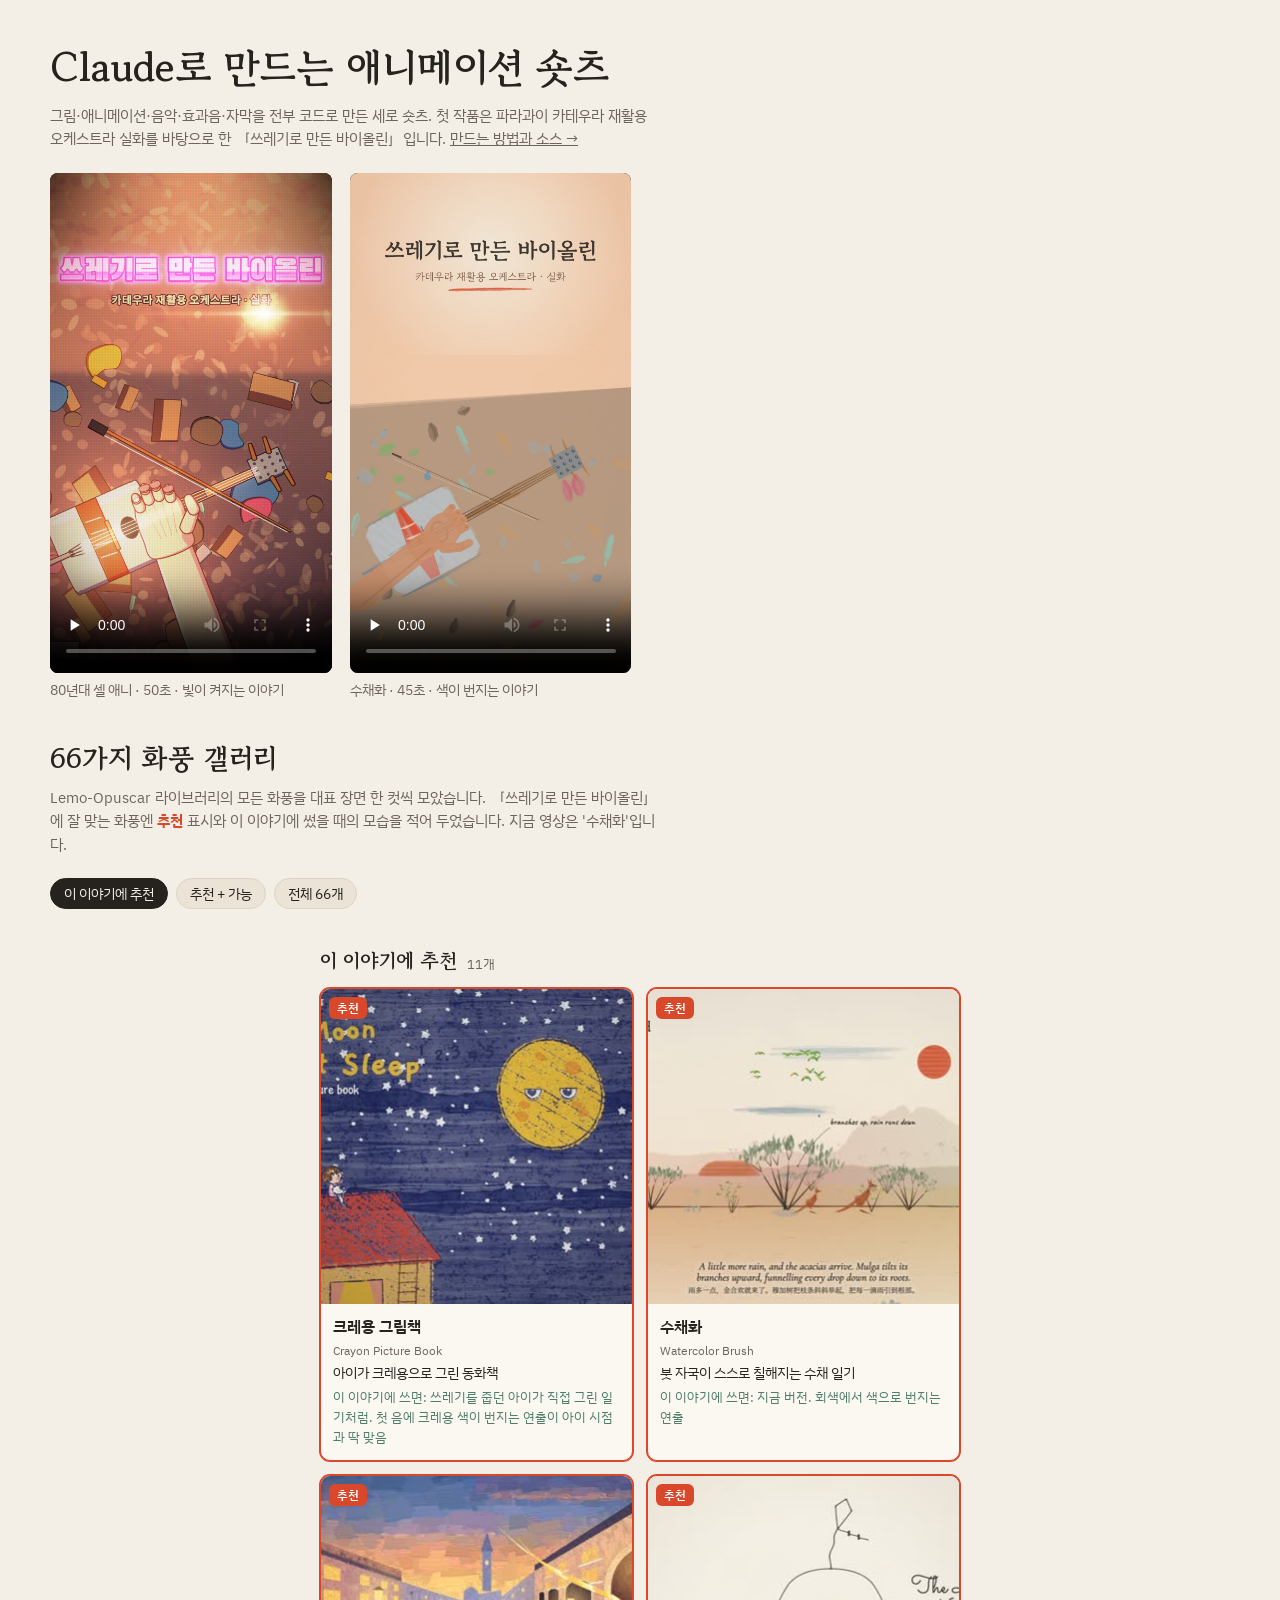
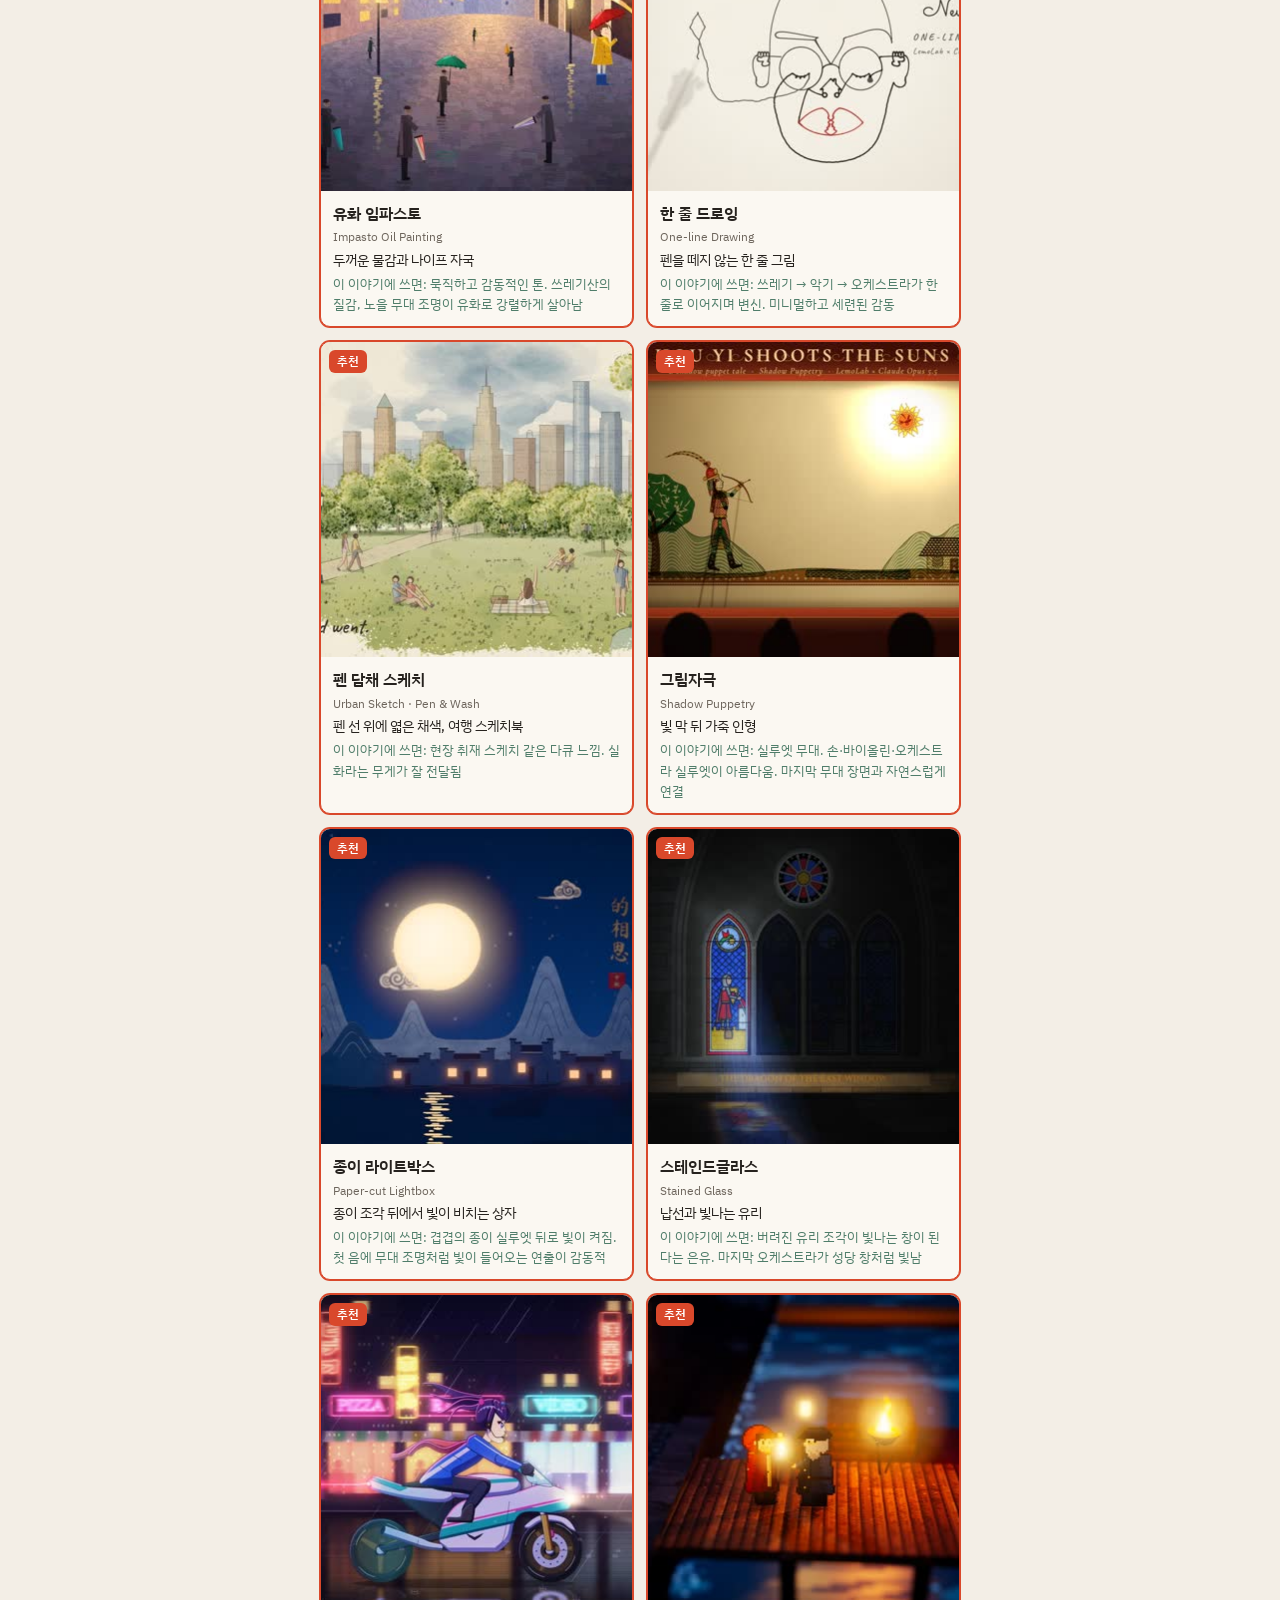
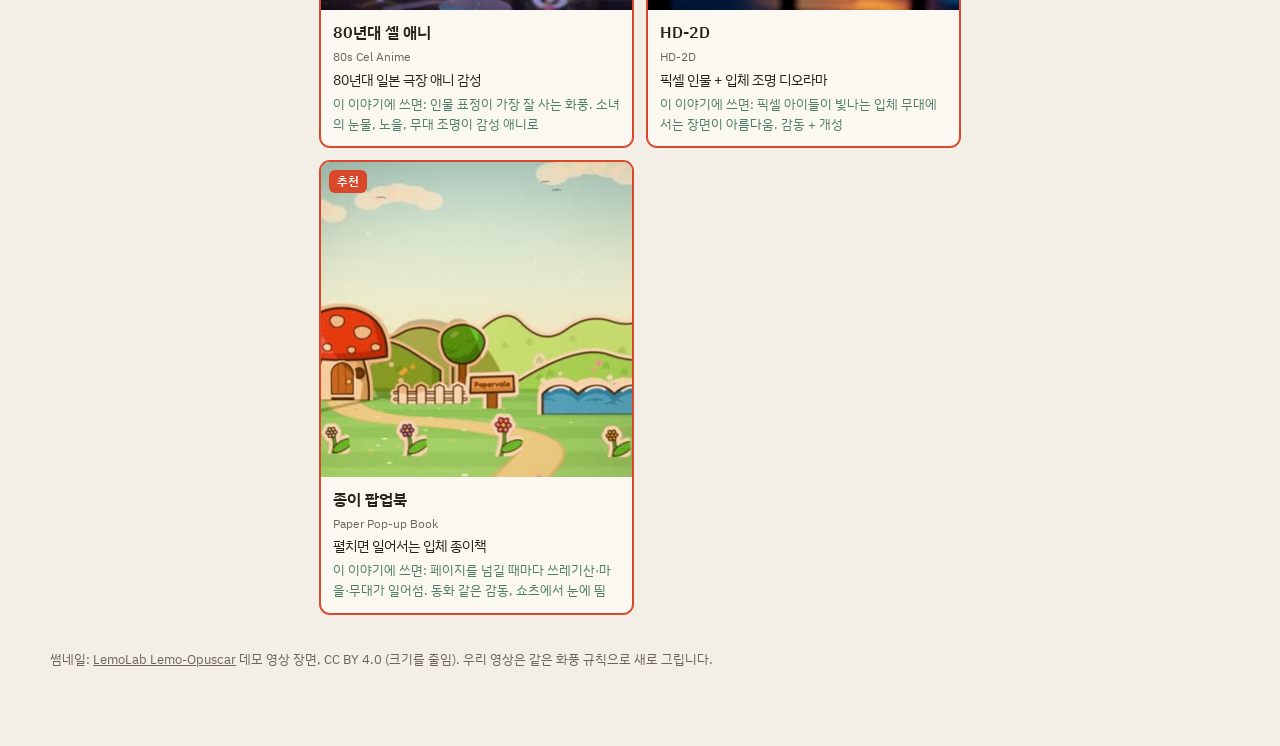
<file: docs/index.html>
<!doctype html>
<html lang="ko"><head><meta charset="utf-8"><meta name="viewport" content="width=device-width,initial-scale=1"><title>Claude로 만드는 애니메이션 숏츠</title>
<link rel="stylesheet" href="https://fonts.googleapis.com/css2?family=Gowun+Batang:wght@400;700&family=IBM+Plex+Sans+KR:wght@400;600&display=swap">
<style>
/* Layout: a contact sheet of the 66 styles — filter chips on top, cards in a wrapping grid, recommended ones marked with a vermilion stamp */
:root{--bg:#f3eee6;--card:#fbf8f2;--ink:#26221e;--muted:#6d655c;--line:#ddd3c4;--pick:#d9482b;--ok:#4f7d6a;--chip:#ebe3d6;
  --serif:"Gowun Batang","Noto Serif KR",serif;--sans:"IBM Plex Sans KR",system-ui,sans-serif}
@media (prefers-color-scheme:dark){:root:not([data-theme="light"]){--bg:#1c1a18;--card:#262320;--ink:#eee7dc;--muted:#a99f93;--line:#3a352f;--pick:#ef6a4c;--ok:#7fb39c;--chip:#2f2b27;color-scheme:dark}}
:root[data-theme="dark"]{--bg:#1c1a18;--card:#262320;--ink:#eee7dc;--muted:#a99f93;--line:#3a352f;--pick:#ef6a4c;--ok:#7fb39c;--chip:#2f2b27;color-scheme:dark}
*{box-sizing:border-box}
body{background:var(--bg);color:var(--ink);font-family:var(--sans);font-size:15px;line-height:1.55;
  padding-left:max(16px,env(safe-area-inset-left,0px));padding-right:max(16px,env(safe-area-inset-right,0px));padding-block:28px 56px}
.wrap{max-width:1180px;margin:0 auto;display:grid;gap:22px}
h1{font-family:var(--serif);font-weight:700;font-size:clamp(28px,4.4vw,40px);margin:0;text-wrap:balance}
.lede{color:var(--muted);margin:6px 0 0;max-width:68ch}
.chips{display:flex;flex-wrap:wrap;gap:8px}
.chip{font-family:var(--sans);font-size:14px;border:1px solid var(--line);background:var(--chip);color:var(--ink);border-radius:999px;padding:5px 13px;cursor:pointer}
.chip[aria-pressed="true"]{background:var(--ink);color:var(--bg);border-color:var(--ink)}
.chip:focus-visible{outline:2px solid var(--pick);outline-offset:2px}
h2{font-family:var(--serif);font-size:20px;margin:14px 0 0;display:flex;gap:10px;align-items:baseline}
h2 small{font-family:var(--sans);font-size:13px;color:var(--muted);font-weight:400}
.grid{display:grid;grid-template-columns:repeat(auto-fill,minmax(250px,1fr));gap:14px}
.card{background:var(--card);border:1px solid var(--line);border-radius:10px;overflow:hidden;display:flex;flex-direction:column;min-width:0;position:relative}
.card img{width:100%;aspect-ratio:16/9;object-fit:cover;display:block;background:var(--chip)}
.body{padding:10px 12px 12px;display:grid;gap:3px}
.name{font-weight:600;font-size:16px}
.en{font-size:12px;color:var(--muted)}
.desc{font-size:13.5px}
.fit{font-size:13px;color:var(--ok)}
.card.rec{border-color:var(--pick);box-shadow:0 0 0 1px var(--pick)}
.stamp{position:absolute;top:8px;left:8px;background:var(--pick);color:#fff;font-size:12px;font-weight:600;border-radius:6px;padding:2px 8px}
.card.dim img{filter:grayscale(.5) opacity(.8)}
.note{font-size:13px;color:var(--muted)}
.films{display:grid;grid-template-columns:repeat(auto-fill,minmax(240px,1fr));gap:18px}
.films figure{margin:0;display:grid;gap:6px}.films video{width:100%;aspect-ratio:9/16;border-radius:8px;background:#000}
.films figcaption{font-size:14px;color:var(--muted)}a{color:inherit}
</style></head><body>
<div class="wrap">
  <header>
    <h1>Claude로 만드는 애니메이션 숏츠</h1>
    <p class="lede">그림·애니메이션·음악·효과음·자막을 전부 코드로 만든 세로 숏츠. 첫 작품은 파라과이 카테우라 재활용 오케스트라 실화를 바탕으로 한 「쓰레기로 만든 바이올린」입니다. <a href="https://github.com/heekeunlee/claude-animation-shorts">만드는 방법과 소스 →</a></p>
  </header>
  <div class="films">
    <figure><video src="media/cel.mp4" poster="media/cel-poster.jpg" controls playsinline preload="none"></video><figcaption>80년대 셀 애니 · 50초 · 빛이 켜지는 이야기</figcaption></figure>
    <figure><video src="media/watercolor.mp4" poster="media/watercolor-poster.jpg" controls playsinline preload="none"></video><figcaption>수채화 · 45초 · 색이 번지는 이야기</figcaption></figure>
  </div>
</div>
<div class="wrap" style="margin-top:36px">
  <header>
    <h2 style="font-size:28px;margin:0">66가지 화풍 갤러리</h2>
    <p class="lede">Lemo-Opuscar 라이브러리의 모든 화풍을 대표 장면 한 컷씩 모았습니다. 「쓰레기로 만든 바이올린」에 잘 맞는 화풍엔 <b style="color:var(--pick)">추천</b> 표시와 이 이야기에 썼을 때의 모습을 적어 두었습니다. 지금 영상은 '수채화'입니다.</p>
  </header>
  <div class="chips" role="group" aria-label="보기">
    <button class="chip" data-f="rec" aria-pressed="true" type="button">이 이야기에 추천</button>
    <button class="chip" data-f="ok" aria-pressed="false" type="button">추천 + 가능</button>
    <button class="chip" data-f="all" aria-pressed="false" type="button">전체 66개</button>
  </div>
  <div id="out" class="wrap" style="gap:12px"></div>
  <p class="note">썸네일: <a href="https://github.com/lemomo-ai/lemo-opuscar">LemoLab Lemo-Opuscar</a> 데모 영상 장면, CC BY 4.0 (크기를 줄임). 우리 영상은 같은 화풍 규칙으로 새로 그립니다.</p>
</div>
<script>
// [slug, 한국어 이름, English, 분류, 설명, 적합도 2=추천 1=가능 0=맞지 않음, 이 이야기에 쓰면]
const S=[
['crayon-book','크레용 그림책','Crayon Picture Book','손그림·회화','아이가 크레용으로 그린 동화책',2,'쓰레기를 줍던 아이가 직접 그린 일기처럼. 첫 음에 크레용 색이 번지는 연출이 아이 시점과 딱 맞음'],
['watercolor','수채화','Watercolor Brush','손그림·회화','붓 자국이 스스로 칠해지는 수채 일기',2,'지금 버전. 회색에서 색으로 번지는 연출'],
['ink-wash','수묵화','Chinese Ink Wash','손그림·회화','먹의 농담과 여백',1,'흑백 먹 세상에 첫 음과 함께 색이 스며드는 반전은 가능. 남미 이야기와 문화적 거리감이 있음'],
['impasto','유화 임파스토','Impasto Oil Painting','손그림·회화','두꺼운 물감과 나이프 자국',2,'묵직하고 감동적인 톤. 쓰레기산의 질감, 노을 무대 조명이 유화로 강렬하게 살아남'],
['one-line','한 줄 드로잉','One-line Drawing','손그림·회화','펜을 떼지 않는 한 줄 그림',2,'쓰레기 → 악기 → 오케스트라가 한 줄로 이어지며 변신. 미니멀하고 세련된 감동'],
['whiteboard','화이트보드 설명','Whiteboard Explainer','손그림·회화','손이 그려 가며 설명하는 강의',0,''],
['urban-sketch','펜 담채 스케치','Urban Sketch · Pen & Wash','손그림·회화','펜 선 위에 엷은 채색, 여행 스케치북',2,'현장 취재 스케치 같은 다큐 느낌. 실화라는 무게가 잘 전달됨'],
['chalkboard','칠판 분필','Chalkboard','손그림·회화','칠판 위 분필 강의',0,''],
['shadow-puppet','그림자극','Shadow Puppetry','동양 전통','빛 막 뒤 가죽 인형',2,'실루엣 무대. 손·바이올린·오케스트라 실루엣이 아름다움. 마지막 무대 장면과 자연스럽게 연결'],
['ukiyoe','우키요에','Ukiyo-e','동양 전통','일본 목판화',1,'쓰레기산을 후지산처럼 그리는 재미는 있으나 일본색이 강함'],
['papercut-red','붉은 전지','Red Paper-cut','동양 전통','붉은 종이 오려 붙이기',0,''],
['paper-lantern','종이 라이트박스','Paper-cut Lightbox','동양 전통','종이 조각 뒤에서 빛이 비치는 상자',2,'겹겹의 종이 실루엣 뒤로 빛이 켜짐. 첫 음에 무대 조명처럼 빛이 들어오는 연출이 감동적'],
['risograph','리소그래프','Risograph Print','인쇄·판화','두세 색 겹친 공판 인쇄',1,'포스터 같은 세련됨. 감정보다는 스타일이 앞섬'],
['halftone-dossier','망점 수사 파일','Halftone Dossier','인쇄·판화','신문 망점, 수사 기록',0,''],
['woodcut','목판화','Woodcut Print','인쇄·판화','칼로 새긴 흑백 목판',1,'거칠고 강한 질감이 빈민가의 삶과 어울림. 색 전환은 제한적'],
['engraving','동판화','Copperplate Engraving','인쇄·판화','정밀한 선의 옛 도감',1,'악기 부품 도감 장면엔 최고. 인물 감정 표현은 약함'],
['silkscreen-poster','실크스크린 포스터','Silkscreen Travel Poster','인쇄·판화','빈티지 여행 포스터',1,'각 장면이 포스터 한 장. 감정선보다는 디자인'],
['printed-long-take','인쇄 롱테이크','Printed Long Take','인쇄·판화','인쇄물 위를 한 번에 훑는 카메라',1,'쓰레기산에서 무대까지 한 장면으로 이어 찍기 가능'],
['swiss-motion','스위스 타이포','Swiss Motion Graphics','그래픽·타이포','격자와 굵은 글자',0,''],
['spy-titles','60년대 첩보 오프닝','60s Spy Title Sequence','그래픽·타이포','007식 실루엣 오프닝',0,''],
['art-deco','아르데코','Art Deco','그래픽·타이포','금빛 기하학 장식',0,''],
['blueprint','설계도','Blueprint','그래픽·타이포','파란 청사진 도면',1,'깡통 바이올린 설계도 장면에만 어울림'],
['stained-glass','스테인드글라스','Stained Glass','그래픽·타이포','납선과 빛나는 유리',2,'버려진 유리 조각이 빛나는 창이 된다는 은유. 마지막 오케스트라가 성당 창처럼 빛남'],
['pictogram-motion','픽토그램','Pictogram Motion','그래픽·타이포','올림픽식 그림 문자',0,''],
['ascii-crt','아스키 터미널','ASCII / CRT Terminal','그래픽·타이포','초록 글자 모니터',0,''],
['dataviz','데이터 스토리','Data Storytelling','정보·발표','차트로 하는 이야기',0,''],
['iso-infographic','등각 인포그래픽','Isometric Infographic','정보·발표','입체 도식 설명',0,''],
['dark-keynote','다크 키노트','Dark Tech Keynote','정보·발표','신제품 발표 무대',0,''],
['living-screencast','화면 녹화','Living Screencast','정보·발표','움직이는 데스크톱 화면',0,''],
['hologram-hud','홀로그램 HUD','Sci-fi Hologram HUD','정보·발표','SF 홀로그램 인터페이스',0,''],
['transit-map','지하철 노선도','Transit Map','정보·발표','노선도 문법',0,''],
['isometric-picture-book','등각 그림책','Isometric Picture Book','정보·발표','비스듬히 내려다본 미니어처 그림책',1,'마을 전체를 미니어처로 보여주기 좋음. 클로즈업 감정 장면은 약함'],
['circuit-board','회로 기판','Circuit Board','정보·발표','전자 회로 위 이야기',0,''],
['rubber-hose','1930년대 고무호스 카툰','1930s Rubber Hose Cartoon','카툰·애니','흑백 초기 디즈니풍 슬랩스틱',0,''],
['cel-anime-80s','80년대 셀 애니','80s Cel Anime','카툰·애니','80년대 일본 극장 애니 감성',2,'인물 표정이 가장 잘 사는 화풍. 소녀의 눈물, 노을, 무대 조명이 감성 애니로'],
['scifi-toon','SF 시트콤 툰','Sci-Fi Sitcom Toon','카툰·애니','1·2화에 쓴 코믹 카툰',0,''],
['midcentury-toon','50년대 플랫 카툰','Mid-century Cartoon','카툰·애니','단순한 도형의 레트로 애니',1,'따뜻하고 귀여운 동화 톤. 실화의 무게는 가벼워짐'],
['pixel-rpg','16비트 픽셀 RPG','16-bit Pixel RPG','게임','슈퍼패미컴 RPG',1,'"쓰레기 → 전설의 악기" 아이템 제작 연출이 재밌음. 감동은 레트로 게임 감성으로'],
['hd-2d','HD-2D','HD-2D','게임','픽셀 인물 + 입체 조명 디오라마',2,'픽셀 아이들이 빛나는 입체 무대에 서는 장면이 아름다움. 감동 + 개성'],
['microgame','미니게임 연타','Microgame Frenzy','게임','5초짜리 게임 연속',0,''],
['game-show','게임쇼 플랫','Game Show Flat','게임','예능 리듬 그래픽',0,''],
['silent-film','1920년대 무성영화','1920s Silent Film','영화·시대','흑백 필름과 자막 카드',1,'자막만으로 이야기하는 형식과 잘 맞음. 흑백에서 마지막에만 색이 들어오는 반전 가능'],
['backrooms','리미널 파운드 푸티지','Liminal Found Footage','영화·시대','기묘한 공간의 녹화 영상',0,''],
['brick-toy','블록 장난감','Brick Toy','소재·3D','블록으로 만든 세상',1,'쓰레기 조각 → 블록 조립 → 악기. 조립 장면은 최고, 감정은 장난감 톤'],
['paper-popup','종이 팝업북','Paper Pop-up Book','소재·3D','펼치면 일어서는 입체 종이책',2,'페이지를 넘길 때마다 쓰레기산·마을·무대가 일어섬. 동화 같은 감동, 쇼츠에서 눈에 띔'],
['tilt-shift','틸트시프트 미니어처','Tilt-Shift Miniature','소재·3D','실제 같은 미니어처 도시',1,'쓰레기 매립지를 장난감 마을처럼. 거리감 있는 시선'],
['lowpoly-island','로우폴리 섬','Low-poly Isometric Island','소재·3D','각진 3D 섬',1,'쓰레기산이 점점 초록으로 바뀌는 연출 가능'],
['glass-product','유리 제품 렌더','Glass Product Render','소재·3D','광고 같은 유리 질감',0,''],
['memphis-diorama','멤피스 디오라마','Memphis Diorama','소재·3D','원색 장난감 디오라마',0,''],
['desktop-flythrough','책상 위 비행','Desktop Flythrough','소재·3D','책상 위 물건 사이를 나는 카메라',0,''],
['satellite-briefing','위성 브리핑','Satellite Briefing','실증 영상','실제 위성사진 분석',0,''],
['briefing-board','엔지니어링 보드','Engineering Briefing Board','실증 영상','공학 브리핑',0,''],
['lidar-survey','라이다 측량','LiDAR Survey','실증 영상','점구름 측량',0,''],
['white-model','백색 모형 투사','Projection on White Model','실증 영상','흰 모형에 영상 투사',0,''],
['data-physical','데이터 실물화','Data Physicalization','실증 영상','데이터를 물건으로',0,''],
['teardown','분해도','Exploded Teardown','실증 영상','제품 분해 설명',1,'깡통 바이올린 분해도 한 장면에만'],
['microscope','현미경 이야기','Microscope Story','실증 영상','현미경 속 세계',0,''],
['archive-lighttable','기록물 라이트테이블','Archive Light Table','실증 영상','사진·문서 기록 정리',0,''],
['caption-news','자막 뉴스','Caption News','편집·다큐','실제 영상 + 자막 뉴스',0,'실제 영상 소재가 필요해 저작권상 제외'],
['newsreel','1920년대 뉴스릴','1920s Newsreel','편집·다큐','옛 뉴스 영화',0,''],
['countdown','실시간 카운트다운','Live Countdown Split-screen','편집·다큐','분할 화면 카운트다운',0,''],
['city-symphony','타임랩스 교향곡','Time-lapse Symphony','편집·다큐','도시 타임랩스 편집',0,''],
['visual-investigation','시각 조사','Visual Investigation','편집·다큐','영상 증거 분석',0,''],
['kino-montage','구성주의 몽타주','Constructivist Montage','편집·다큐','러시아 아방가르드 편집',0,''],
['telestrator','스포츠 전술판','Sports Telestrator','편집·다큐','중계 화면 위 그림',0,''],
['news-package','방송 뉴스 패키지','Broadcast News Package','편집·다큐','뉴스 그래픽 패키지',0,''],
];
let filter='rec';
function card(s){
  const [slug,ko,en,cat,desc,fit,use]=s;
  return `<article class="card${fit===2?' rec':''}${fit===0?' dim':''}">${fit===2?'<span class="stamp">추천</span>':''}
  <img src="img/${slug}.jpg" alt="${ko} 화풍 대표 장면" loading="lazy" width="560" height="315">
  <div class="body"><div class="name">${ko}</div><div class="en">${en}</div><div class="desc">${desc}</div>${use?`<div class="fit">${fit===0?'':'이 이야기에 쓰면: '}${use}</div>`:''}</div></article>`;
}
function draw(){
  const L=S.filter(s=>filter==='all'||(filter==='ok'?s[5]>=1:s[5]===2));
  const cats=[...new Set(L.map(s=>s[3]))];
  document.getElementById('out').innerHTML = filter==='rec'
    ? `<h2>이 이야기에 추천 <small>${L.length}개</small></h2><div class="grid">${L.map(card).join('')}</div>`
    : cats.map(c=>{const g=L.filter(s=>s[3]===c);return `<h2>${c} <small>${g.length}개</small></h2><div class="grid">${g.map(card).join('')}</div>`}).join('');
}
document.querySelectorAll('.chip').forEach(b=>b.onclick=()=>{filter=b.dataset.f;document.querySelectorAll('.chip').forEach(x=>x.setAttribute('aria-pressed',x===b));try{localStorage.setItem('f',filter)}catch(e){}draw()});
try{const f=localStorage.getItem('f');if(f){filter=f;document.querySelectorAll('.chip').forEach(x=>x.setAttribute('aria-pressed',x.dataset.f===f))}}catch(e){}
draw();
</script>

</body></html>
</file>
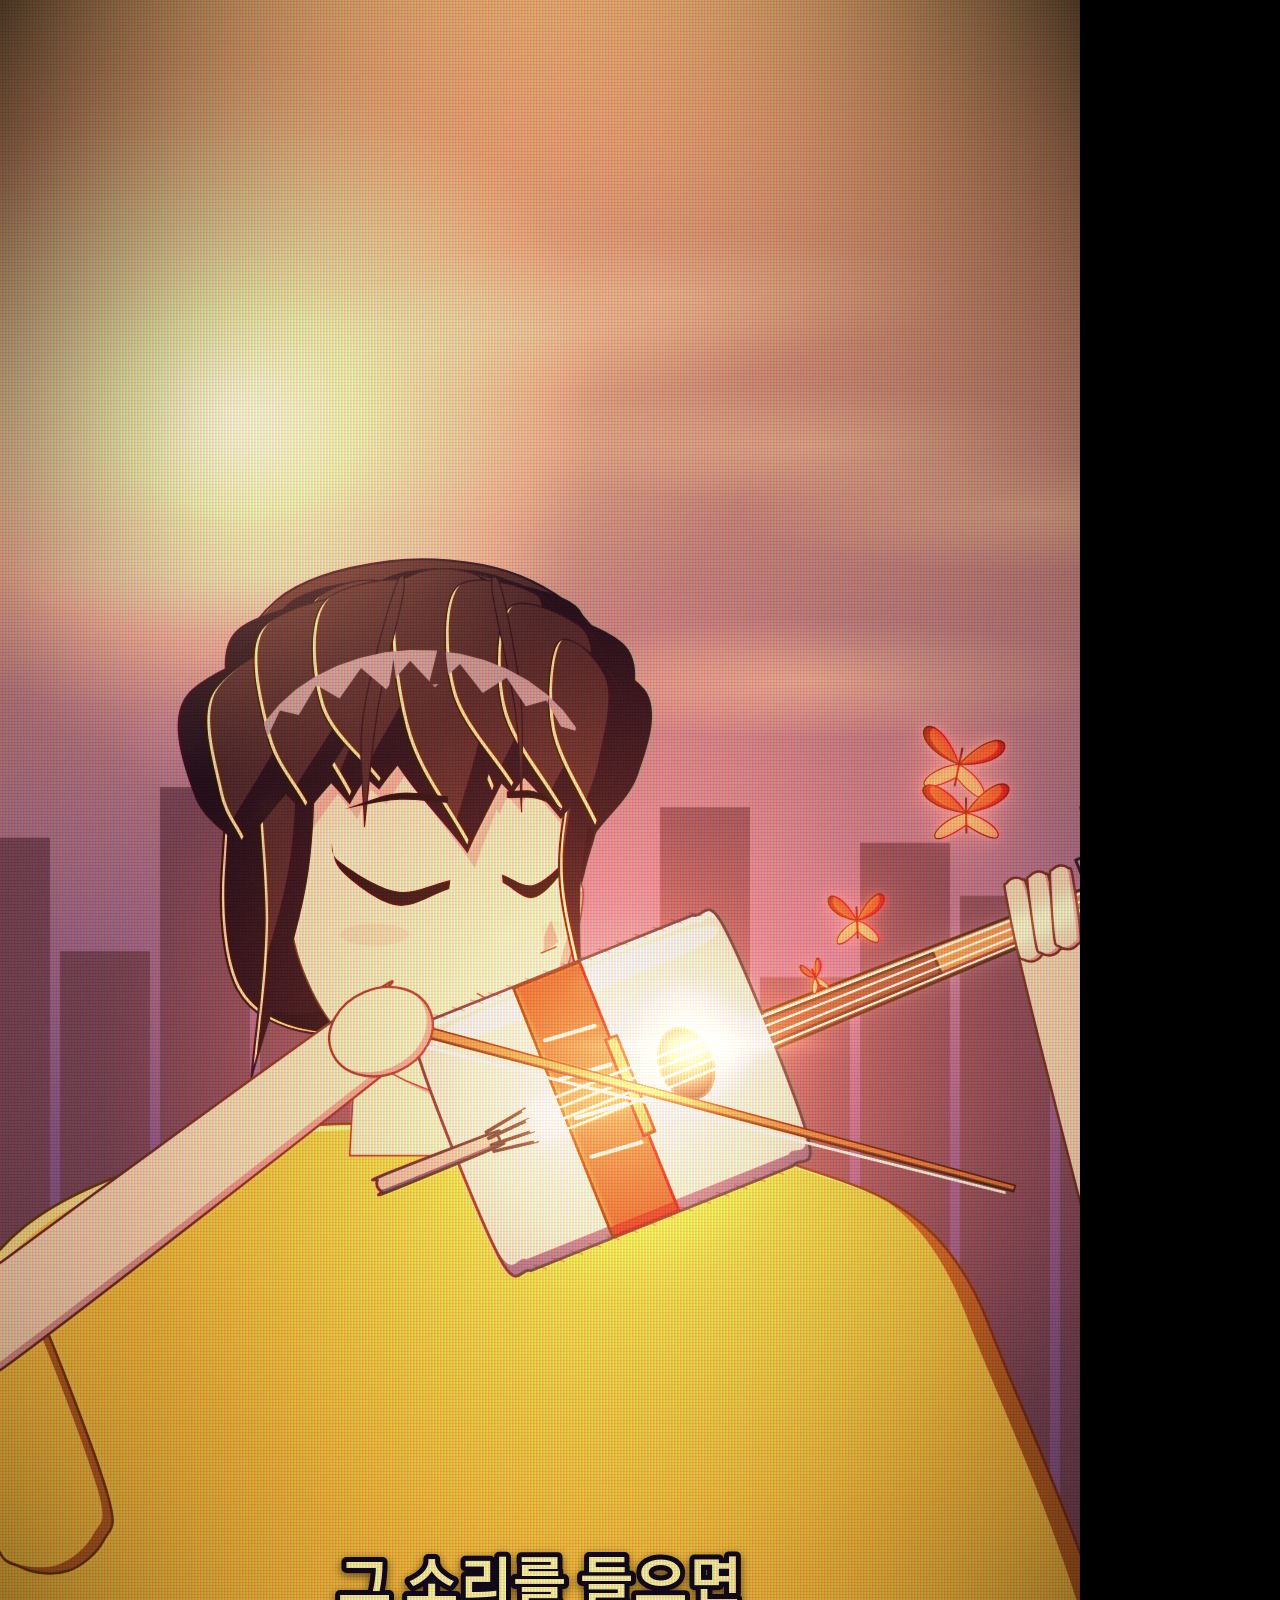
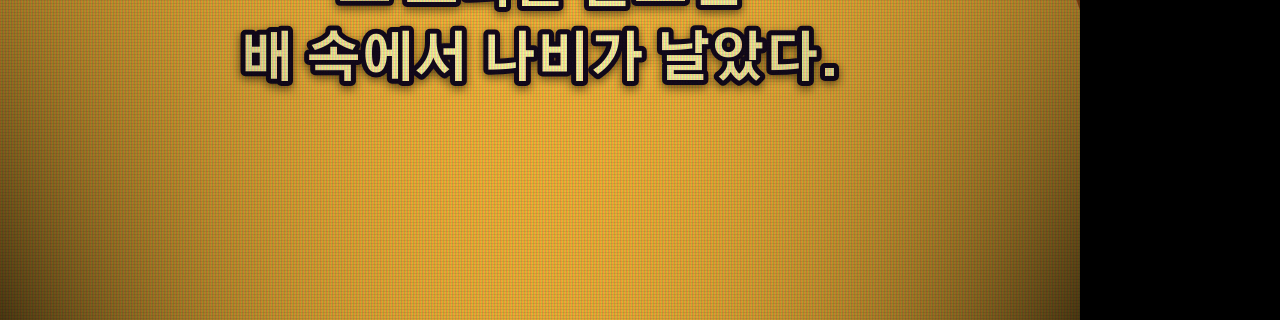
<file: films/trash-violin-cel/index.html>
<!doctype html>
<html><head><meta charset="utf-8"><title>쓰레기로 만든 바이올린 — 80s Cel</title>
<link rel="stylesheet" href="fonts/fonts.css">
<style>html,body{margin:0;background:#000;overflow:hidden}canvas{position:absolute;left:0;top:0;display:block}</style>
</head><body><canvas id="gl" width="1080" height="1920"></canvas>
<script type="module" src="main.js"></script></body></html>
</file>
<file: films/trash-violin-cel/fonts/fonts.css>
@font-face{font-family:'Gothic A1';font-weight:700;src:url(gothic700.woff2) format('woff2')}
@font-face{font-family:'Black Han Sans';font-weight:400;src:url(blackhan.woff2) format('woff2')}
</file>
